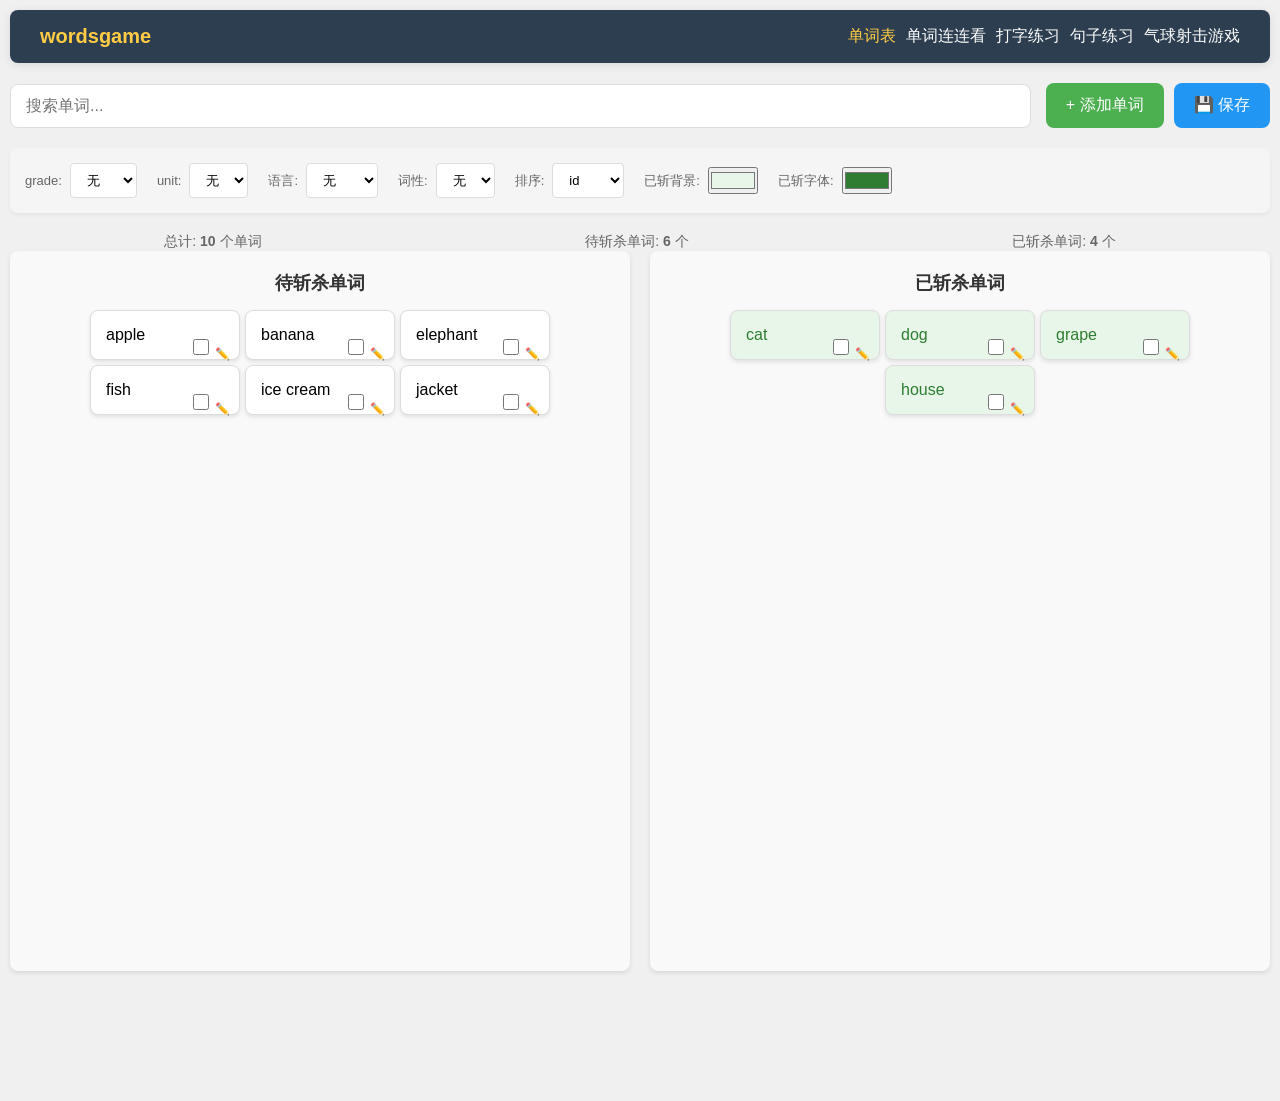
<file: index.html>
<!DOCTYPE html>
<html lang="zh-CN">
<head>
    <meta charset="UTF-8">
    <meta name="viewport" content="width=device-width, initial-scale=1.0">
    <title>单词表</title>
    <link rel="stylesheet" href="css/style.css">
</head>
<body>
    <div class="container">
        <div class="nav">
            <div class="tab-logo">
                <a href="index.html" class="tab active">wordsgame</a>
            </div>
            <div class="tab-container">
                <a href="index.html" class="tab active">单词表</a>
                <a href="wordgame.html" class="tab">单词连连看</a>
                <a href="typing.html" class="tab">打字练习</a>
                <a href="sentence.html" class="tab">句子练习</a>
                <a href="balloongame.html" class="tab">气球射击游戏</a>
            </div>
        </div>
        
        
        <div class="controls">
            <div class="search-box">
                <input type="text" id="searchInput" placeholder="搜索单词..." onkeyup="searchWords()">
            </div>
            <div class="action-buttons">
                <button class="add-btn" onclick="showAddModal()">+ 添加单词</button>
                <button class="save-btn" onclick="saveChanges()">💾 保存</button>
            </div>
        </div>
        
        <div class="filter-controls">
            <div class="filter-group">
                <label for="gradeFilter">grade:</label>
                <select id="gradeFilter" onchange="applyFilters()">
                    <option value="">无</option>
                    <option value="7上">7上</option>
                    <option value="7下">7下</option>
                    <option value="8上">8上</option>
                    <option value="8下">8下</option>
                    <option value="9上">9上</option>
                    <option value="9下">9下</option>
                </select>
            </div>
            <div class="filter-group">
                <label for="unitFilter">unit:</label>
                <select id="unitFilter" onchange="applyFilters()">
                    <option value="">无</option>
                    <option value="1">1</option>
                    <option value="2">2</option>
                    <option value="3">3</option>
                    <option value="4">4</option>
                    <option value="5">5</option>
                    <option value="6">6</option>
                    <option value="7">7</option>
                    <option value="8">8</option>
                </select>
            </div>
            <div class="filter-group">
                <label for="languageFilter">语言:</label>
                <select id="languageFilter" onchange="applyFilters()">
                    <option value="">无</option>
                    <option value="english">英文</option>
                    <option value="meaning">释义</option>
                </select>
            </div>
            <div class="filter-group">
                <label for="posFilter">词性:</label>
                <select id="posFilter" onchange="applyFilters()">
                    <option value="">无</option>
                    <option value="n.">n.</option>
                    <option value="v.">v.</option>
                    <option value="adj.">adj.</option>
                    <option value="adv.">adv.</option>
                    <option value="prep.">prep.</option>
                    <option value="conj.">conj.</option>
                    <option value="pron.">pron.</option>
                    <option value="interj.">interj.</option>
                </select>
            </div>
            <div class="filter-group">
                <label for="sortFilter">排序:</label>
                <select id="sortFilter" onchange="applyFilters()">
                    <option value="id" selected>id</option>
                    <option value="random">随机</option>
                    <option value="az">a-z</option>
                </select>
            </div>
            <div class="filter-group">
                <label for="killBgColor">已斩背景:</label>
                <input type="color" id="killBgColor" value="#e8f5e9" onchange="updateKillWordStyle()">
            </div>
            <div class="filter-group">
                <label for="killTextColor">已斩字体:</label>
                <input type="color" id="killTextColor" value="#2e7d32" onchange="updateKillWordStyle()">
            </div>
        </div>
        
        <div class="stats">
            <span>总计: <strong id="totalWords">0</strong> 个单词</span>
            <span>待斩杀单词: <strong id="normalWords">0</strong> 个</span>
            <span>已斩杀单词: <strong id="killWords">0</strong> 个</span>
        </div>
        
        <div class="word-container">
            <div class="word-section">
                <h2>待斩杀单词</h2>
                <div class="word-list" id="normalWordContainer">
                    <div class="loading">加载中...</div>
                </div>
            </div>
            <div class="word-section">
                <h2>已斩杀单词</h2>
                <div class="word-list" id="killWordContainer">
                    <div class="loading">加载中...</div>
                </div>
            </div>
        </div>
    </div>
    
    <div id="modal" class="modal">
        <div class="modal-content">
            <span class="close" onclick="closeModal()">&times;</span>
            <h2 id="modalTitle">添加单词</h2>
            <div class="form-group">
                <label for="wordInput">英文单词:</label>
                <input type="text" id="wordInput" placeholder="输入英文单词">
            </div>
            <div class="form-row">
                <div class="form-group">
                    <label for="gradeInput">grade:</label>
                    <select id="gradeInput">
                        <option value="7上" selected>7上</option>
                        <option value="7下">7下</option>
                        <option value="8上">8上</option>
                        <option value="8下">8下</option>
                        <option value="9上">9上</option>
                        <option value="9下">9下</option>
                    </select>
                </div>
                <div class="form-group">
                    <label for="unitInput">unit:</label>
                    <select id="unitInput">
                        <option value="1" selected>1</option>
                        <option value="2">2</option>
                        <option value="3">3</option>
                        <option value="4">4</option>
                        <option value="5">5</option>
                        <option value="6">6</option>
                        <option value="7">7</option>
                        <option value="8">8</option>
                    </select>
                </div>
                <div class="form-group">
                    <label for="posInput">词性:</label>
                    <input type="text" id="posInput" placeholder="输入词性（如n. v.）">
                </div>
            </div>
            <div class="form-row">
                <div class="form-group">
                    <label for="phoneticInput">音标:</label>
                    <input type="text" id="phoneticInput" placeholder="输入音标">
                </div>
            </div>
            <div class="form-group">
                <label for="meaningInput">释义:</label>
                <input type="text" id="meaningInput" placeholder="输入中文释义">
            </div>
            <div class="form-group">
                <label for="exampleInput">例句:</label>
                <textarea id="exampleInput" placeholder="输入例句，Shift+Enter换行" rows="3"></textarea>
            </div>
            <div class="form-group">
                <label for="relatedInput">联想词:</label>
                <input type="text" id="relatedInput" placeholder="输入联想词">
            </div>
            <div class="form-buttons">
                <button class="btn btn-cancel" onclick="closeModal()">取消</button>
                <button class="btn btn-save" onclick="saveWord()">保存</button>
            </div>
        </div>
    </div>

    <script src="js/main.js" defer></script>
    <div id="wordTooltip" class="word-tooltip">
        <div class="tooltip-content">
            <div class="tooltip-item">
                <strong>释义:</strong> <span id="tooltip-meaning"></span>
            </div>
            <div class="tooltip-item">
                <strong>词性:</strong> <span id="tooltip-pos"></span>
            </div>
            <div class="tooltip-item">
                <strong>音标:</strong> <span id="tooltip-phonetic"></span>
            </div>
            <div class="tooltip-item">
                <strong>例句:</strong> <span id="tooltip-example"></span>
            </div>
            <div class="tooltip-item">
                <strong>联想词:</strong> <span id="tooltip-related"></span>
            </div>
        </div>
    </div>
</body>
</html>
</file>
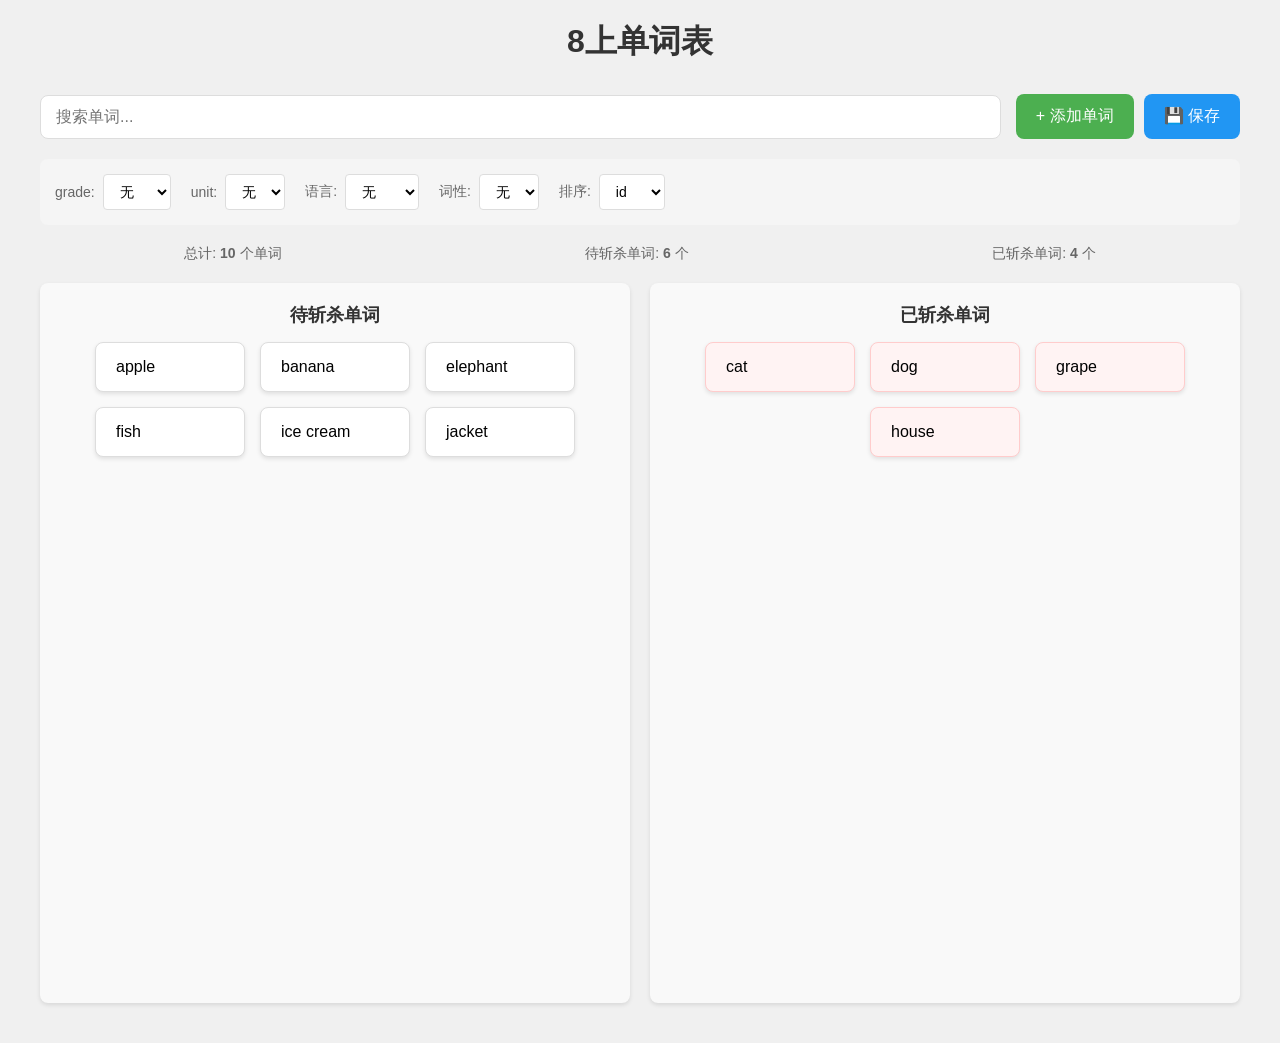
<file: test/index.html>
<!DOCTYPE html>
<html lang="zh-CN">
<head>
    <meta charset="UTF-8">
    <meta name="viewport" content="width=device-width, initial-scale=1.0">
    <title>8上单词表</title>
    <link rel="stylesheet" href="css/style.css">
</head>
<body>
    <div class="container">
        <h1>8上单词表</h1>
        
        <div class="controls">
            <div class="search-box">
                <input type="text" id="searchInput" placeholder="搜索单词..." onkeyup="searchWords()">
            </div>
            <div class="action-buttons">
                <button class="add-btn" onclick="showAddModal()">+ 添加单词</button>
                <button class="save-btn" onclick="saveChanges()">💾 保存</button>
            </div>
        </div>
        
        <div class="filter-controls">
            <div class="filter-group">
                <label for="gradeFilter">grade:</label>
                <select id="gradeFilter" onchange="applyFilters()">
                    <option value="">无</option>
                    <option value="7上">7上</option>
                    <option value="7下">7下</option>
                    <option value="8上">8上</option>
                    <option value="8下">8下</option>
                    <option value="9上">9上</option>
                    <option value="9下">9下</option>
                </select>
            </div>
            <div class="filter-group">
                <label for="unitFilter">unit:</label>
                <select id="unitFilter" onchange="applyFilters()">
                    <option value="">无</option>
                    <option value="1">1</option>
                    <option value="2">2</option>
                    <option value="3">3</option>
                    <option value="4">4</option>
                    <option value="5">5</option>
                    <option value="6">6</option>
                    <option value="7">7</option>
                    <option value="8">8</option>
                </select>
            </div>
            <div class="filter-group">
                <label for="languageFilter">语言:</label>
                <select id="languageFilter" onchange="applyFilters()">
                    <option value="">无</option>
                    <option value="english">英文</option>
                    <option value="meaning">释义</option>
                </select>
            </div>
            <div class="filter-group">
                <label for="posFilter">词性:</label>
                <select id="posFilter" onchange="applyFilters()">
                    <option value="">无</option>
                </select>
            </div>
            <div class="filter-group">
                <label for="sortFilter">排序:</label>
                <select id="sortFilter" onchange="applyFilters()">
                    <option value="id">id</option>
                    <option value="az">a-z</option>
                </select>
            </div>
        </div>
        
        <div class="stats">
            <span>总计: <strong id="totalWords">0</strong> 个单词</span>
            <span>待斩杀单词: <strong id="normalWords">0</strong> 个</span>
            <span>已斩杀单词: <strong id="killWords">0</strong> 个</span>
        </div>
        
        <div class="word-container">
            <div class="word-section">
                <h2>待斩杀单词</h2>
                <div class="word-list" id="normalWordContainer">
                    <div class="loading">加载中...</div>
                </div>
            </div>
            <div class="word-section">
                <h2>已斩杀单词</h2>
                <div class="word-list" id="killWordContainer">
                    <div class="loading">加载中...</div>
                </div>
            </div>
        </div>
    </div>
    
    <div id="modal" class="modal">
        <div class="modal-content">
            <span class="close" onclick="closeModal()">&times;</span>
            <h2 id="modalTitle">添加单词</h2>
            <div class="form-group">
                <label for="wordInput">英文单词:</label>
                <input type="text" id="wordInput" placeholder="输入英文单词">
            </div>
            <div class="form-buttons">
                <button class="btn btn-cancel" onclick="closeModal()">取消</button>
                <button class="btn btn-save" onclick="saveWord()">保存</button>
            </div>
        </div>
    </div>

    <script src="js/main.js"></script>
    <div id="wordTooltip" class="word-tooltip">
        <div class="tooltip-content">
            <div class="tooltip-item">
                <strong>释义:</strong> <span id="tooltip-meaning"></span>
            </div>
            <div class="tooltip-item">
                <strong>词性:</strong> <span id="tooltip-pos"></span>
            </div>
            <div class="tooltip-item">
                <strong>音标:</strong> <span id="tooltip-phonetic"></span>
            </div>
            <div class="tooltip-item">
                <strong>例句:</strong> <span id="tooltip-example"></span>
            </div>
            <div class="tooltip-item">
                <strong>联想词:</strong> <span id="tooltip-related"></span>
            </div>
        </div>
    </div>
</body>
</html>
</file>
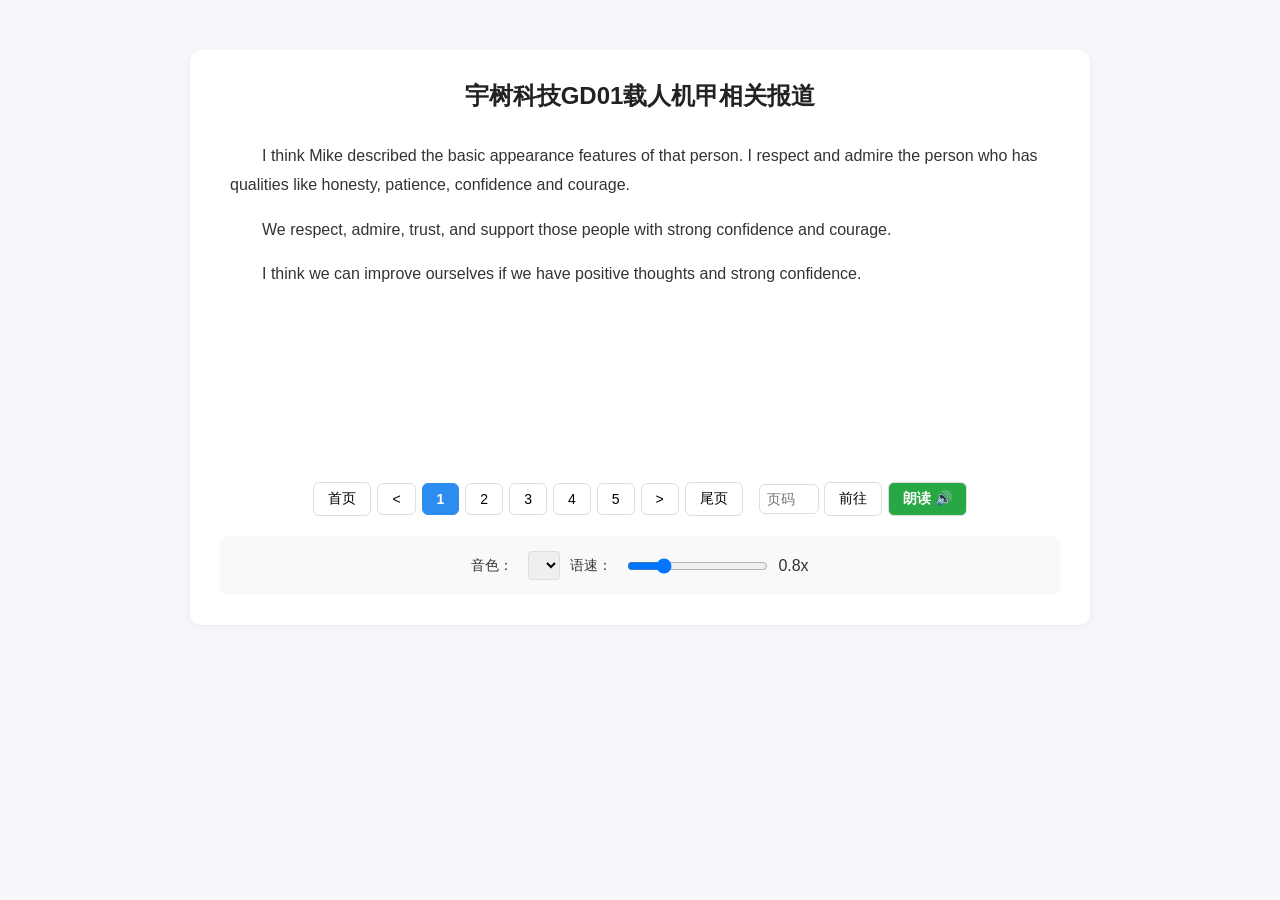
<file: test.html>
<!DOCTYPE html>
<html lang="zh-CN">
<head>
    <meta charset="UTF-8">
    <meta name="viewport" content="width=device-width, initial-scale=1.0">
    <title>文章分页朗读-单键启停+语速音色音量可调</title>
    <style>
        * {
            margin: 0;
            padding: 0;
            box-sizing: border-box;
            font-family: "Microsoft YaHei", sans-serif;
        }
        body {
            background: #f5f7fa;
            padding: 20px;
            color: #333;
        }
        .article-box {
            max-width: 900px;
            margin: 30px auto;
            background: #fff;
            padding: 30px;
            border-radius: 12px;
            box-shadow: 0 2px 10px rgba(0,0,0,0.05);
        }
        .article-title {
            font-size: 24px;
            margin-bottom: 20px;
            text-align: center;
            color: #222;
        }
        .page-content {
            font-size: 16px;
            line-height: 1.8;
            min-height: 320px;
            margin-bottom: 30px;
            padding: 10px;
            border-radius: 8px;
            transition: all 0.2s;
        }
        .page-content p {
            margin-bottom: 16px;
            text-indent: 2em;
        }
        /* .page-content.reading {
            background-color: #f0f7ff;
            border-left: 4px solid #2d8cf0;
        } */
        /* 分页容器 */
        .pagination {
            display: flex;
            justify-content: center;
            align-items: center;
            gap: 6px;
            flex-wrap: wrap;
        }
        .pagination button {
            padding: 7px 14px;
            border: 1px solid #ddd;
            background: #fff;
            border-radius: 6px;
            cursor: pointer;
            transition: 0.2s;
            font-size: 14px;
        }
        .pagination button:hover:not(:disabled) {
            background: #2d8cf0;
            color: #fff;
            border-color: #2d8cf0;
        }
        .pagination button.active {
            background: #2d8cf0;
            color: #fff;
            border-color: #2d8cf0;
            font-weight: bold;
        }
        .pagination .ellipsis {
            padding: 7px 10px;
            color: #999;
        }
        /* 跳页输入框 */
        .jump-box {
            display: flex;
            align-items: center;
            margin-left: 10px;
            gap: 5px;
        }
        .jump-box input {
            width: 60px;
            padding: 6px;
            border: 1px solid #ddd;
            border-radius: 6px;
            text-align: center;
            font-size: 14px;
        }
        /* 语音控制面板 */
        .voice-control {
            margin-top: 20px;
            padding: 15px;
            background: #f8f9fa;
            border-radius: 8px;
            display: flex;
            flex-wrap: wrap;
            gap: 10px;
            align-items: center;
            justify-content: center;
        }
        .voice-control label {
            font-size: 14px;
            margin-right: 5px;
        }
        .voice-control select, .voice-control input {
            padding: 5px;
            border-radius: 4px;
            border: 1px solid #ddd;
        }
        .read-btn {
            background-color: #28a745 !important;
            color: white !important;
            font-weight: bold;
        }
        .status {
            font-size: 14px;
            color: #666;
            margin-left: 10px;
        }
    </style>
</head>

<body>
    <div class="article-box">
        <h2 class="article-title">宇树科技GD01载人机甲相关报道</h2>
        <div id="contentContainer" class="page-content"></div>

        <!-- 分页栏 -->
        <div class="pagination" id="paginationWrap"></div>
        
        <!-- 语音控制面板 保留：音色/语速/音量 -->
        <div class="voice-control" id="voicePanel" style="display:none;">
            <label>音色：</label>
            <select id="voiceSelect"></select>
            
            <label>语速：</label>
            <input type="range" id="rateControl" min="0.5" max="2" step="0.1" value="0.8">
            <span id="rateText">0.8x</span>

        </div>
    </div>

<!-- 引入朗读模块 -->
<script src="js/read_sentence.js"></script>
<script>
    // 文章原文
    const article = `I think Mike described the basic appearance features of that person.
    
I respect and admire the person who has qualities like honesty, patience, confidence and courage.

We respect, admire, trust, and support those people with strong confidence and courage.

I think we can improve ourselves if we have positive thoughts and strong confidence.

I did some personal surveys on these patients yesterday; however, I didn't survey all of them.

宇树早期投资人赵楠在接受第一财经记者独家采访时表示：宇树一直在围绕它的科技树路线图做探索。机甲机器人的核心是通过一个容易破圈的场景向全世界表达了宇树在传感器、控制器和工程能力这些机器人核心技术上的优越性。与其它公司不同，宇树的产品本身的破圈性就是营销的引擎。

宇树科技称，GD01是全球首款量产版载人机甲，可以变形，为民用交通工具，体重约500千克(载人后)。

另据澎湃新闻，GD01采用高强度合金材料与精密伺服驱动系统，兼具坚固性与灵活性，可像人形机器人一样直立行走，上方设有载人舱位，人类可坐在内部操控椅上。

实测视频显示，GD01一拳就能将砖墙锤倒。除了直立行走外，GD01还支持变形，机器人往后下压就可变身为四足状态，预计未来能够在文旅展示、特种作业、私人高端出行等领域落地应用。

宇树科技今年持续发布新产品。4月30日，宇树科技微信公众号发布一款用于快速部署的双臂人形机器人产品，售价仅2.69万元起。据了解，该价格突破了行业普遍为十几万元至几十万元的双臂人形机器人售价。

宇树早期投资人赵楠在接受第一财经记者独家采访时表示：宇树一直在围绕它的科技树路线图做探索。机甲机器人的核心是通过一个容易破圈的场景向全世界表达了宇树在传感器、控制器和工程能力这些机器人核心技术上的优越性。与其它公司不同，宇树的产品本身的破圈性就是营销的引擎。

宇树科技称，GD01是全球首款量产版载人机甲，可以变形，为民用交通工具，体重约500千克(载人后)。

关于390万元的售价及量产问题，宇树科技市场推广负责人黄嘉玮表示，这只是初步参考价格。“后续真正量产时，最终版本还会根据性能优化情况进行调整。”他坦言目前价格确实比较贵，并确认该机甲属于特殊型号，虽然具备大批量生产能力，但现阶段刚发布，功能优化和降低成本仍需要时间。

据了解，该价格突破了行业普遍为十几万元至几十万元的双臂人形机器人售价。`;

    // 配置项
    const perPageNum = 3;
    let currentPage = 1;
    let totalPage = 1;
    let paragraphList = [];

    // 创建朗读实例
    const reader = new ReadSentence({
        onStateChange: () => {
            renderPagination();
        },
        onEnd: () => {
            renderPagination();
        },
        onError: () => {
            renderPagination();
        }
    });

    // 初始化文章
    function initArticle() {
        paragraphList = article.split('\n\n').filter(item => item.trim() !== '');
        totalPage = Math.ceil(paragraphList.length / perPageNum);
        renderPage();
        renderPagination();
        // 初始化语音控制面板
        reader.initVoiceControls('voiceSelect', 'rateControl', 'rateText');
        
        // 语速和音色变化时重新朗读
        document.getElementById('rateControl').addEventListener('input', () => {
            if (reader.getState() === 'playing' || reader.getState() === 'paused') {
                restartReading();
            }
        });
        
        document.getElementById('voiceSelect').addEventListener('change', () => {
            if (reader.getState() === 'playing' || reader.getState() === 'paused') {
                restartReading();
            }
        });
    }

    // 重新开始朗读（使用新配置）
    function restartReading() {
        const container = document.getElementById('contentContainer');
        reader.stop();
        setTimeout(() => {
            reader.speakFromContainer(container);
        }, 50);
    }

    // 渲染当前页内容
    function renderPage() {
        // 翻页强制停止朗读
        reader.stop();
        const start = (currentPage - 1) * perPageNum;
        const end = start + perPageNum;
        const currList = paragraphList.slice(start, end);
        let html = '';
        currList.forEach(p => {
            html += `<p>${p.trim()}</p>`;
        });
        document.getElementById('contentContainer').innerHTML = html;
    }

    // 渲染分页 + 单个朗读切换按钮
    function renderPagination() {
        let html = '';
        html += `<button onclick="goFirst()">首页</button>`;
        html += `<button onclick="goPrev()">\<</button>`;

        if (totalPage <= 5) {
            for (let i = 1; i <= totalPage; i++) {
                html += `<button onclick="goPage(${i})" class="${i === currentPage ? 'active' : ''}">${i}</button>`;
            }
        } else {
            if (currentPage <= 3) {
                for (let i = 1; i <= 3; i++) {
                    html += `<button onclick="goPage(${i})" class="${i === currentPage ? 'active' : ''}">${i}</button>`;
                }
                html += `<span class="ellipsis">...</span>`;
                html += `<button onclick="goPage(${totalPage})">${totalPage}</button>`;
            } else if (currentPage >= totalPage - 2) {
                html += `<button onclick="goPage(1)">1</button>`;
                html += `<span class="ellipsis">...</span>`;
                for (let i = totalPage - 2; i <= totalPage; i++) {
                    html += `<button onclick="goPage(${i})" class="${i === currentPage ? 'active' : ''}">${i}</button>`;
                }
            } else {
                html += `<button onclick="goPage(1)">1</button>`;
                html += `<span class="ellipsis">...</span>`;
                for (let i = currentPage - 1; i <= currentPage + 1; i++) {
                    html += `<button onclick="goPage(${i})" class="${i === currentPage ? 'active' : ''}">${i}</button>`;
                }
                html += `<span class="ellipsis">...</span>`;
                html += `<button onclick="goPage(${totalPage})">${totalPage}</button>`;
            }
        }

        html += `<button onclick="goNext()">\></button>`;
        html += `<button onclick="goLast()">尾页</button>`;

        html += `
            <div class="jump-box">
                <input type="number" id="pageInput" placeholder="页码" min="1" max="${totalPage}">
                <button onclick="jumpToPage()">前往</button>
            </div>
        `;
        // 单按钮：自动切换 朗读/暂停
        html += `<button class="read-btn" onclick="toggleRead()">${reader.getButtonText()}</button>`;

        document.getElementById('paginationWrap').innerHTML = html;
    }

    // 分页函数
    function goPage(num) {
        if (num < 1 || num > totalPage) return;
        currentPage = num;
        renderPage();
        renderPagination();
    }
    function goFirst() { goPage(1); }
    function goLast() { goPage(totalPage); }
    function goPrev() { goPage(currentPage - 1); }
    function goNext() { goPage(currentPage + 1); }
    function jumpToPage() {
        let val = parseInt(document.getElementById('pageInput').value);
        if (!isNaN(val)) goPage(val);
    }

    // 回车跳转
    document.addEventListener('keyup', e => {
        if (e.key === 'Enter') jumpToPage();
    });

    // 单按钮 朗读/暂停/继续 切换核心
    function toggleRead() {
        const container = document.getElementById('contentContainer');
        reader.toggle(container);
    }

    // 页面加载初始化
    window.addEventListener('load', () => {
        reader.loadVoices();
        setTimeout(initArticle, 100);
    });
</script>
</body>
</html>
</file>
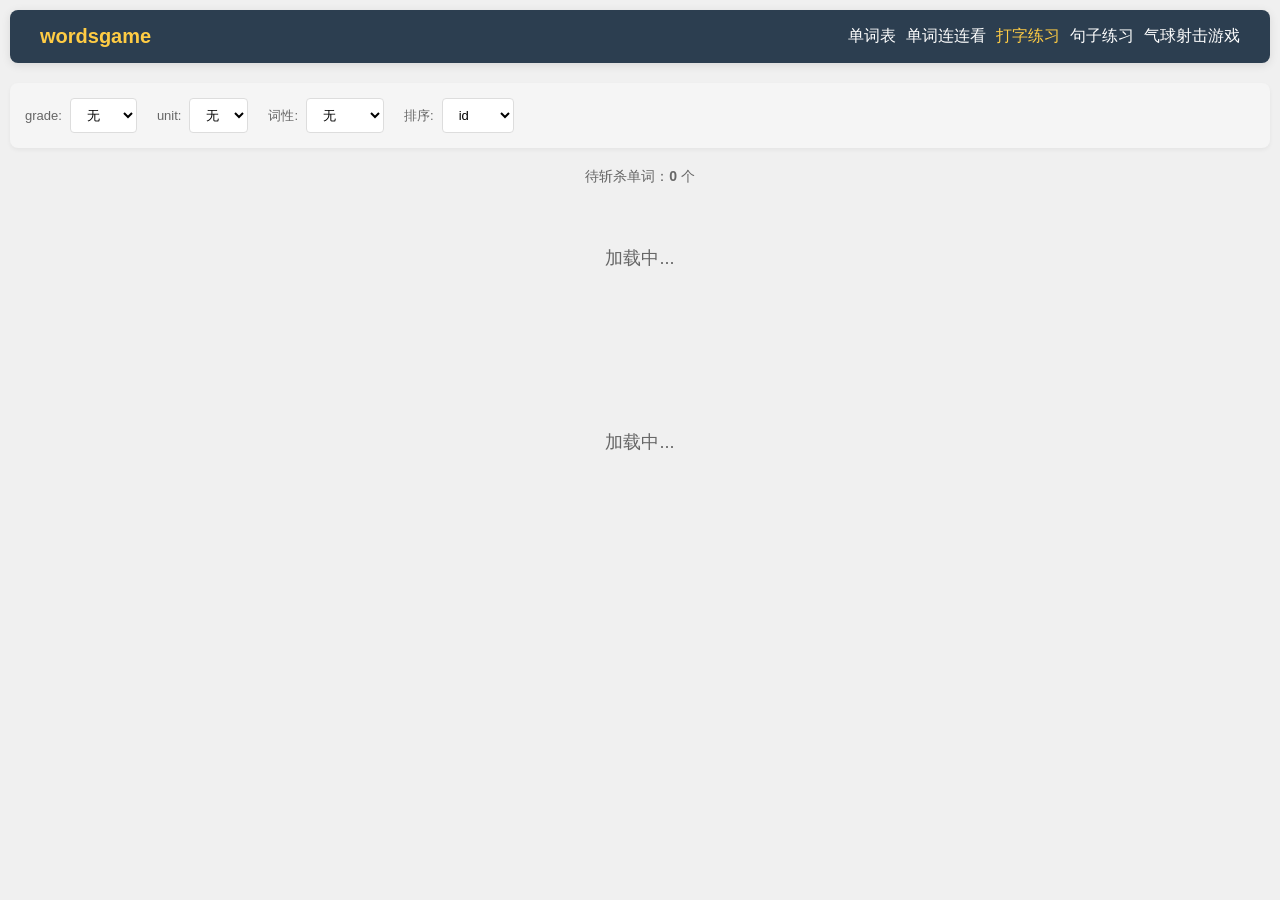
<file: typing.html>
<!DOCTYPE html>
<html lang="zh-CN">
<head>
    <meta charset="UTF-8">
    <meta name="viewport" content="width=device-width, initial-scale=1.0">
    <title>打字练习</title>
    <link rel="stylesheet" href="css/style.css">
</head>
<body>
    <div class="container">
        <div class="nav">
            <div class="tab-logo">
                <a href="index.html" class="tab active">wordsgame</a>
            </div>
            <div class="tab-container">
                <a href="index.html" class="tab">单词表</a>
                <a href="wordgame.html" class="tab">单词连连看</a>
                <a href="typing.html" class="tab active">打字练习</a>
                <a href="sentence.html" class="tab">句子练习</a>
                <a href="balloongame.html" class="tab">气球射击游戏</a>
            </div>
        </div>

        
        <div class="filter-controls">
            <div class="filter-group">
                <label for="gradeFilter">grade:</label>
                <select id="gradeFilter" onchange="applyFilters()">
                    <option value="">无</option>
                    <option value="7上">7上</option>
                    <option value="7下">7下</option>
                    <option value="8上">8上</option>
                    <option value="8下">8下</option>
                    <option value="9上">9上</option>
                    <option value="9下">9下</option>
                </select>
            </div>
            <div class="filter-group">
                <label for="unitFilter">unit:</label>
                <select id="unitFilter" onchange="applyFilters()">
                    <option value="">无</option>
                    <option value="1">1</option>
                    <option value="2">2</option>
                    <option value="3">3</option>
                    <option value="4">4</option>
                    <option value="5">5</option>
                    <option value="6">6</option>
                    <option value="7">7</option>
                    <option value="8">8</option>
                </select>
            </div>
            <div class="filter-group">
                <label for="posFilter">词性:</label>
                <select id="posFilter" onchange="applyFilters()">
                    <option value="">无</option>
                    <option value="n.">n.</option>
                    <option value="v.">v.</option>
                    <option value="adj.">adj.</option>
                    <option value="adv.">adv.</option>
                    <option value="prep.">prep.</option>
                    <option value="conj.">conj.</option>
                    <option value="pron.">pron.</option>
                    <option value="interj.">interj.</option>
                </select>
            </div>
            <div class="filter-group">
                <label for="sortFilter">排序:</label>
                <select id="sortFilter" onchange="applyFilters()">
                    <option value="id" selected>id</option>
                    <option value="random">随机</option>
                    <option value="az">a-z</option>
                </select>
            </div>
            
        </div>
        
        <div class="stats">
            <span>待斩杀单词：<strong id="normalWords">0</strong> 个</span>
        </div>
        
        <div class="word-meaning-container" id="meaningContainer">
            <div class="loading">加载中...</div>
        </div>
        
        <div class="sentence-container" id="sentenceContainer">
            <div class="loading">加载中...</div>
        </div>
    </div>
    

    <script src="js/game2.js" defer></script>

</body>
</html>
</file>
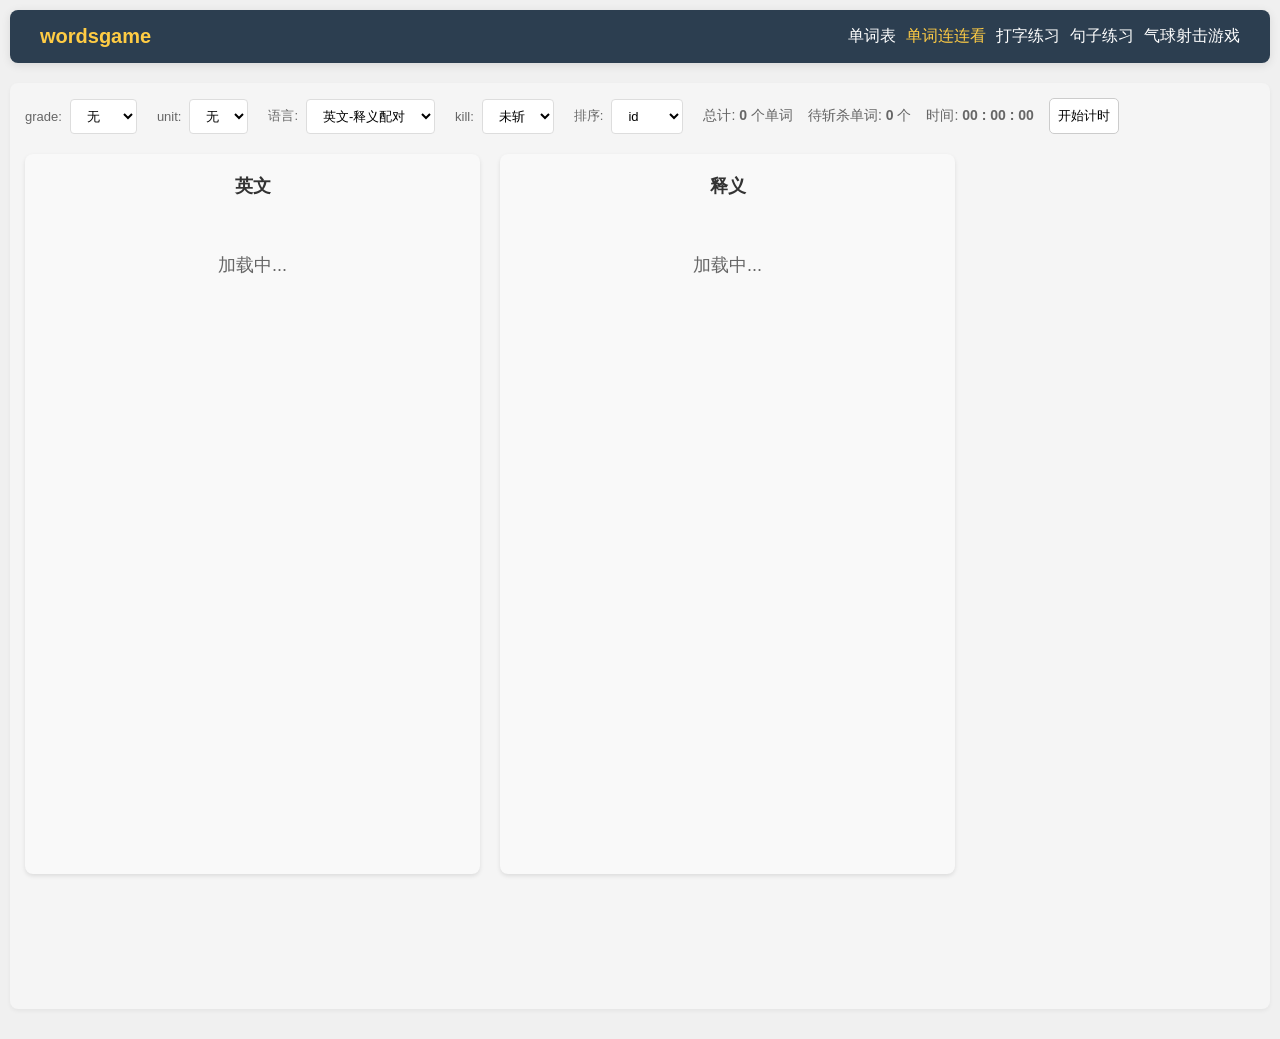
<file: wordgame.html>
<!DOCTYPE html>
<html lang="zh-CN">
<head>
    <meta charset="UTF-8">
    <meta name="viewport" content="width=device-width, initial-scale=1.0">
    <title>单词连连看</title>
    <link rel="stylesheet" href="css/style.css">
</head>
<body>
    <div class="container">
        <div class="nav">
            <div class="tab-logo">
                <a href="index.html" class="tab active">wordsgame</a>
            </div>
            <div class="tab-container">
                <a href="index.html" class="tab">单词表</a>
                <a href="wordgame.html" class="tab active">单词连连看</a>
                <a href="typing.html" class="tab">打字练习</a>
                <a href="sentence.html" class="tab">句子练习</a>
                <a href="balloongame.html" class="tab">气球射击游戏</a>
            </div>
        </div>

        
        <div class="filter-controls">
            <div class="filter-group">
                <label for="gradeFilter">grade:</label>
                <select id="gradeFilter" onchange="applyFilters()">
                    <option value="">无</option>
                    <option value="7上">7上</option>
                    <option value="7下">7下</option>
                    <option value="8上">8上</option>
                    <option value="8下">8下</option>
                    <option value="9上">9上</option>
                    <option value="9下">9下</option>
                </select>
            </div>
            <div class="filter-group">
                <label for="unitFilter">unit:</label>
                <select id="unitFilter" onchange="applyFilters()">
                    <option value="">无</option>
                    <option value="1">1</option>
                    <option value="2">2</option>
                    <option value="3">3</option>
                    <option value="4">4</option>
                    <option value="5">5</option>
                    <option value="6">6</option>
                    <option value="7">7</option>
                    <option value="8">8</option>
                </select>
            </div>
            <div class="filter-group">
                <label for="languageFilter">语言:</label>
                <select id="languageFilter" onchange="applyFilters()">
                    <option value="english" selected>英文-释义配对</option>
                    <option value="meaning">释义-英文配对</option>
                </select>
            </div>
            <div class="filter-group">
                <label for="posFilter">kill:</label>
                <select id="posFilter" onchange="applyFilters()">
                    <option value="unkilled" selected>未斩</option>
                    <option value="killed">已斩</option>
                    <option value="all">全部</option>
                </select>
            </div>
            <div class="filter-group">
                <label for="sortFilter">排序:</label>
                <select id="sortFilter" onchange="applyFilters()">
                    <option value="id" selected>id</option>
                    <option value="random">随机</option>
                    <option value="az">a-z</option>
                </select>
            </div>
        
        <div class="stats">
            <span>总计: <strong id="totalWords">0</strong> 个单词</span>
            <span>待斩杀单词: <strong id="normalWords">0</strong> 个</span>
            <span>时间: <strong>00 : 00 : 00</strong></span>
            <button>开始计时</button>
        </div>
        
        <div class="word-container">
            <div class="word-section">
                <h2>英文</h2>
                <div class="word-list" id="normalWordContainer">
                    <div class="loading">加载中...</div>
                </div>
            </div>
            <div class="word-section">
                <h2>释义</h2>
                <div class="word-list" id="killWordContainer">
                    <div class="loading">加载中...</div>
                </div>
            </div>
        </div>
    </div>
    

    <script src="js/game1.js" defer></script>

</body>
</html>
</file>
<file: css/style.css>
* {
    margin: 0;
    padding: 0;
    box-sizing: border-box;
}

body {
    font-family: Arial, sans-serif;
    background-color: #f0f0f0;
    padding: 10px;
}

.container {
    max-width: 1400px;
    margin: 0 auto;
}

/* 导航栏样式 */
.nav {
    display: flex;
    justify-content: space-between;
    align-items: center;
    background-color: #2c3e50;
    padding: 15px 30px;
    border-radius: 8px;
    margin-bottom: 20px;
    box-shadow: 0 2px 10px rgba(0, 0, 0, 0.1);
}

.tab-logo .tab {
    font-size: 20px;
    font-weight: bold;
    color: #fff;
    text-decoration: none;
}


.tab-container {
    display: flex;
    gap: 10px;
}

.tab {
    color: #fff;
    font-size: 16px;
    text-decoration: none;
}

.tab.active {
    color: #ffcc44; 
}

/* 筛选控件样式 */
.filter-controls {
    display: flex;
    flex-wrap: wrap;
    gap: 15px;
    align-items: center;
    padding: 15px;
    background: #fff;
    border-radius: 8px;
    margin-bottom: 20px;
    box-shadow: 0 2px 4px rgba(0,0,0,0.05);
}

.filter-group {
    display: flex;
    align-items: center;
    gap: 5px;
}

.filter-group label {
    font-size: 12px;
    font-weight: 500;
    color: #333;
}



/* 语音控制面板样式 */
.voice-control-wrapper {
    margin-left: auto;
}

.voice-control {
    display: flex;
    flex-wrap: wrap;
    gap: 10px;
    align-items: center;
    font-size: 12px;
}

.voice-control label {
    font-size: 12px;
    margin-right: 5px;
    color: #555;
}

.voice-control select, .voice-control input {
    padding: 4px 8px;
    border-radius: 4px;
    border: 1px solid #ddd;
    font-size: 12px;
}

.voice-control input[type="range"] {
    width: 100px;
}

.read-btn:hover {
    background-color: #218838 !important;
}

.voice-control-container {
    display: flex;
    justify-content: center;
    margin-top: 15px;
}

.tab:hover {
    color: rgb(255, 212, 119);
}

h1 {
    text-align: center;
    margin-bottom: 30px;
    color: #333;
}

/* 单词释义容器 */
.word-meaning-container {
    text-align: center;
    margin-bottom: 40px;
    padding: 20px;
}

.word-meaning {
    display: inline-block;
    background-color: #fff;
    padding: 15px 30px;
    border-radius: 8px;
    box-shadow: 0 2px 10px rgba(0, 0, 0, 0.1);
    font-size: 18px;
    color: #333;
    cursor: pointer;
    transition: all 0.3s ease;
}

.word-meaning:hover {
    box-shadow: 0 4px 20px rgba(0, 0, 0, 0.15);
}

/* 例句容器 */
.sentence-container {
    text-align: center;
    padding: 20px;
}

.sentence {
    font-size: 32px;
    color: #333;
    line-height: 1.6;
}

/* 填空输入框 */
.blank {
    display: inline-block;
    width: 160px;
    height: 60px;
    margin: 0 10px;
    padding: 0 10px;
    border: 2px solid #ddd;
    border-radius: 8px;
    font-size: 24px;
    text-align: center;
    outline: none;
    transition: all 0.3s ease;
}

.blank:focus {
    border-color: #2196F3;
}

.blank.correct {
    border-color: #4CAF50;
    background-color: #c8e6c9;
    color: #2e7d32;
}

/* 单词浮动框样式 */
.word-tooltip {
    position: fixed;
    z-index: 10000;
    background-color: white;
    border: 1px solid #ddd;
    border-radius: 8px;
    padding: 15px;
    box-shadow: 0 4px 20px rgba(0,0,0,0.2);
    display: none;
    max-width: 360px;
    font-size: 16px;
}

.word-tooltip .tooltip-content {
    display: flex;
    flex-direction: column;
    gap: 8px;
}

.word-tooltip .tooltip-item {
    display: flex;
    gap: 5px;
}

.word-tooltip .tooltip-item strong {
    color: #333;
    min-width: 50px;
}

.word-tooltip .tooltip-item span {
    color: #666;
    flex: 1;
    white-space: pre-wrap;
    word-wrap: break-word;
    align-content: end;
}

.controls {
    display: flex;
    justify-content: space-between;
    align-items: center;
    margin-bottom: 20px;
    gap: 15px;
    flex-wrap: wrap;
}

.action-buttons {
    display: flex;
    gap: 10px;
}

.save-btn {
    padding: 12px 20px;
    background-color: #2196F3;
    color: white;
    border: none;
    border-radius: 8px;
    cursor: pointer;
    font-size: 16px;
    font-weight: 500;
    transition: background-color 0.3s;
}

.save-btn:hover {
    background-color: #0b7dda;
}

.search-box {
    flex: 1;
}

.search-box input {
    width: 100%;
    padding: 12px 15px;
    border: 1px solid #ddd;
    border-radius: 8px;
    font-size: 16px;
    transition: border-color 0.3s;
}

.search-box input:focus {
    outline: none;
    border-color: #4CAF50;
}

.add-btn {
    padding: 12px 20px;
    background-color: #4CAF50;
    color: white;
    border: none;
    border-radius: 8px;
    cursor: pointer;
    font-size: 16px;
    font-weight: 500;
    transition: background-color 0.3s;
}

.add-btn:hover {
    background-color: #45a049;
}

.filter-controls {
    display: flex;
    gap: 20px;
    margin-bottom: 20px;
    padding: 15px;
    background-color: #f5f5f5;
    border-radius: 8px;
    flex-wrap: wrap;
}

.filter-group {
    display: flex;
    align-items: center;
    gap: 8px;
}
.filter-group p {
    font-size: 12px;
    color: #666;
}

.filter-group label {
    font-size: 13px;
    color: #666;
    white-space: nowrap;
}

/* 统一的筛选控件样式 */
.filter-group select {
    padding: 8px 12px;
    border: 1px solid #ddd;
    border-radius: 4px;
    font-size: 13px;
    background-color: white;
    cursor: pointer;
    transition: border-color 0.2s ease;
}

.filter-group select:focus {
    outline: none;
    border-color: #4CAF50;
    box-shadow: 0 0 0 2px rgba(76, 175, 80, 0.2);
}

/* 语音控制面板中的下拉菜单调整 */
.voice-control select {
    padding: 4px 8px !important;
    font-size: 12px !important;
}

/* 文章区域样式 */
.article-section {
    display: flex;
    flex-direction: column;
    height: 100%;
    min-height: 500px;
}

.two-section-updown {
    flex: 1;
    display: flex;
    flex-direction: column;
    overflow: hidden;
}

.two-section-updown h2 {
    margin-bottom: 15px;
    flex-shrink: 0;
}

.two-section-updown .word-list {
    flex: 1;
    overflow-y: auto;
    padding: 10px;
    margin-bottom: 10px;
}

/* 分页样式 */
.pagination {
    display: flex;
    justify-content: center;
    align-items: center;
    gap: 2px;
    padding: 6px 10px;
    background: #f8f9fa;
    border-radius: 4px;
    border: 1px solid #dee2e6;
    position: sticky;
    bottom: 0;
    z-index: 10;
    flex-wrap: wrap;
    margin-top: auto;
    font-size: 13px;
}

.pagination button {
    padding: 4px 8px;
    border: 1px solid #dee2e6;
    background: #ffffff;
    border-radius: 4px;
    cursor: pointer;
    font-size: 12px;
    transition: all 0.2s ease;
    min-width: 26px;
    text-align: center;
}

.pagination button:hover:not(:disabled) {
    background: #007bff;
    color: white;
    border-color: #007bff;
}

.pagination button.active {
    background: #007bff;
    color: white;
    border-color: #007bff;
    font-weight: bold;
}

.pagination button:disabled {
    opacity: 0.5;
    cursor: not-allowed;
    background: #e9ecef;
}

.pagination .ellipsis {
    font-size: 12px;
    color: #6c757d;
    padding: 0 4px;
}

/* 跳页框样式 */
.jump-box {
    display: flex;
    align-items: center;
    gap: 2px;
    margin-left: 6px;
}

.jump-box input {
    width: 45px;
    padding: 3px 5px;
    border: 1px solid #dee2e6;
    border-radius: 4px;
    font-size: 12px;
    text-align: center;
}

.jump-box button {
    padding: 3px 6px;
    border: 1px solid #dee2e6;
    background: #ffffff;
    border-radius: 4px;
    cursor: pointer;
    font-size: 12px;
    transition: all 0.2s ease;
}

.jump-box button:hover {
    background: #007bff;
    color: white;
    border-color: #007bff;
}

/* 朗读按钮样式 */
.read-btn {
    background-color: #28a745 !important;
    color: white !important;
    padding: 6px 18px;
    border-radius: 6px;
    cursor: pointer;
    margin-left: 6px;
    font-size: 14px;
    white-space: nowrap;
    border: none;

}

.read-btn:hover {
    background-color: #218838 !important;
}

/* 文章列表分页 - 固定在底部 */
#articleListPagination {
    z-index: 100;
    box-shadow: 0 -1px 4px rgba(0,0,0,0.1);
}

/* 文章内容分页 - 固定在内容区域底部 */
#articlePagination {
    margin-top: 8px;
    position: sticky;
    bottom: 0;
    z-index: 10;
}

.pagination-btn {
    padding: 6px 12px;
    border: 1px solid #ddd;
    background: #fff;
    border-radius: 4px;
    cursor: pointer;
    font-size: 14px;
    transition: all 0.2s ease;
}

.pagination-btn:hover:not(:disabled) {
    background: #4CAF50;
    color: white;
    border-color: #4CAF50;
}

.pagination-btn.active {
    background: #4CAF50;
    color: white;
    border-color: #4CAF50;
    font-weight: bold;
}

.pagination-btn:disabled {
    opacity: 0.5;
    cursor: not-allowed;
}

.pagination-ellipsis {
    font-size: 14px;
    color: #666;
    padding: 0 4px;
}

.stats {
    display: flex;
    justify-content: space-around;
    align-content: center;
    color: #666;
    font-size: 14px;
    flex-wrap: wrap;
    gap: 15px;
    align-items: center;
}

.stats button {
    padding: 8px;
    border: 1px solid #ccc;
    border-radius: 5px;
    background-color: white;
    cursor: pointer;
    transition: background-color 0.3s;
}

.stats button:hover {
    background-color: #f5f5f5; 
}


.word-container {
    display: flex;
    gap: 20px;
    margin-bottom: 120px;
}

.word-section {
    flex: 1;
    min-width: 455px;
    background-color: #f9f9f9;
    border-radius: 8px;
    padding: 20px;
    box-shadow: 0 2px 4px rgba(0,0,0,0.1);
    min-height: 80vh;
}

#killWordContainer {
    /* height: 30px; */
}

.word-section h2 {
    text-align: center;
    margin-bottom: 15px;
    color: #333;
    font-size: 18px;
}

.word-list {
    display: flex;
    flex-wrap: wrap;
    gap: 5px;
    justify-content: center;
}

.word-card.kill-word {
    background-color: #dfabab;
    border: 1px solid #ddd;
}

.word-card.kill-word:hover {
    box-shadow: 0 4px 8px rgba(255, 100, 100, 0.2);
}

.word-card.checked-word {
    background-color: #f8d822;
}

.word-card {
    background-color: white;
    border: 1px solid #ddd;
    border-radius: 8px;
    padding: 15px 15px;
    box-shadow: 0 2px 4px rgba(0,0,0,0.1);
    font-size: 16px;
    font-weight: 500;
    transition: transform 0.2s, box-shadow 0.2s;
    display: flex;
    justify-content: space-between;
    align-items: center;
    min-width: 150px;
    cursor: pointer;
    position: relative;
}

.word-card.full-width {
    width: 100%;
    margin: 0 0 10px 0;
    height: 58px;
    display: flex;
    align-items: center;
    padding: 10px 15px;
}

.word-card.checked {
    background-color: #ffeb3b;
    border-color: #fbc02d;
}

/* 已斩杀文章的黄色背景样式 */
.killed-article {
    background-color: #fff9c4 !important;
    border-color: #ffd54f !important;
}

.killed-article:hover {
    background-color: #fff59d !important;
}


.edit-btn {
    position: absolute;
    top: 35px;
    right: 5px;
    font-size: 12px;
    cursor: pointer;
    color: #999;
    background: transparent;
    border-radius: 50%;
    padding: 2px 4px;
    transition: all 0.3s ease;
    line-height: 1;
    z-index: 10;
}

.edit-btn:hover {
    color: #4CAF50;
    transform: scale(1.1);
}

.check-box {
    position: absolute;
    top: 75%;
    right: 30px;
    transform: translateY(-50%);
    width: 16px;
    height: 16px;
    cursor: pointer;
    z-index: 10;
}

.word-card:active {
    cursor: grabbing;
}

.word-text {
    flex: 1;
    text-align: left;
}

.word-text.word-wrap {
    white-space: normal;
    word-wrap: break-word;
    max-width: 100%;
}

.word-card:hover {
    transform: translateY(-2px);
    box-shadow: 0 4px 8px rgba(0,0,0,0.15);
}

.word-text {
    flex: 1;
}

/* 可点击单词样式 */
.clickable-word {
    display: inline-block;
    padding: 2px 6px;
    cursor: pointer;
    position: relative;
    margin-bottom: 5px;
}

.clickable-word:hover {
    color: #2196F3;
}

.clickable-word:active {
    background-color: #bbdefb;
    transform: scale(0.98);
}

/* 单词激活状态 - 点击后变色 */
.clickable-word.word-active {
    color: #000000 !important;
    font-weight: bold;
}

/* 单词翻译显示样式 - 在单词正下方 */
.word-translation {
    display: block;
    color: #e24c31;
    font-size: 14px;
    position: absolute;
    top: 60%;
    left: 50%;
    transform: translateX(-50%);
    z-index: 1000;
    white-space: nowrap;
    min-width: 60px;
    text-align: center;
    font-family: Arial, Helvetica, sans-serif;
    font-weight: lighter;
}

.word-actions {
    display: flex;
    gap: 5px;
}

.action-btn {
    border: none;
    background: none;
    cursor: pointer;
    font-size: 16px;
    padding: 5px;
    border-radius: 4px;
    transition: background-color 0.2s;
}

.edit-btn {
    color: #2196F3;
}

.edit-btn:hover {
    background-color: #e3f2fd;
}

.delete-btn {
    color: #f44336;
}

.delete-btn:hover {
    background-color: #ffebee;
}

.loading {
    text-align: center;
    padding: 40px;
    color: #666;
    font-size: 18px;
}

.error {
    text-align: center;
    padding: 40px;
    color: #f44336;
    font-size: 18px;
}

.no-data {
    text-align: center;
    padding: 40px;
    color: #666;
    font-size: 18px;
    width: 100%;
}

/* 模态框样式 */
.modal {
    display: none;
    position: fixed;
    z-index: 1000;
    left: 0;
    top: 0;
    width: 100%;
    height: 100%;
    background-color: rgba(0,0,0,0.5);
}

.modal-content {
    background-color: #fefefe;
    margin: 5% auto;
    padding: 20px;
    border: 1px solid #888;
    width: 90%;
    max-width: 600px;
    max-height: 90vh;
    overflow-y: auto;
    border-radius: 12px;
    position: relative;
    font-size: 14px;
    box-shadow: 0 4px 20px rgba(0,0,0,0.2);
}

.close {
    color: #aaa;
    float: right;
    font-size: 28px;
    font-weight: bold;
    cursor: pointer;
}

.close:hover {
    color: #000;
}

.modal-content h2 {
    margin-bottom: 20px;
    color: #333;
}

.form-group {
    margin-bottom: 15px;
}

.form-group label {
    display: block;
    margin-bottom: 6px;
    color: #333;
    font-weight: 500;
    font-size: 14px;
}

.form-group input {
    width: 100%;
    padding: 10px;
    border: 1px solid #ddd;
    border-radius: 6px;
    font-size: 14px;
    transition: border-color 0.3s;
}

.form-group select {
    width: 100%;
    padding: 10px;
    border: 1px solid #ddd;
    border-radius: 6px;
    font-size: 14px;
    transition: border-color 0.3s;
}

.form-row {
    display: flex;
    gap: 15px;
    margin-bottom: 15px;
}

.form-row .form-group {
    flex: 1;
    margin-bottom: 0;
}

.form-group input:focus {
    outline: none;
    border-color: #4CAF50;
}

.form-group textarea {
    width: 100%;
    padding: 10px;
    border: 1px solid #ddd;
    border-radius: 6px;
    font-size: 14px;
    resize: vertical;
    min-height: 80px;
    transition: border-color 0.3s;
}

.form-group textarea:focus {
    outline: none;
    border-color: #4CAF50;
}

.form-buttons {
    display: flex;
    gap: 10px;
    justify-content: flex-end;
}

.btn {
    padding: 10px 20px;
    border: none;
    border-radius: 8px;
    cursor: pointer;
    font-size: 16px;
    font-weight: 500;
    transition: background-color 0.3s;
}

.btn-cancel {
    background-color: #9e9e9e;
    color: white;
}

.btn-cancel:hover {
    background-color: #757575;
}

.btn-save {
    background-color: #4CAF50;
    color: white;
}

.btn-save:hover {
    background-color: #45a049;
}

/* 单词浮动框样式 */
.word-tooltip {
    position: fixed;
    z-index: 10000;
    background-color: white;
    border: 1px solid #ddd;
    border-radius: 8px;
    padding: 15px;
    box-shadow: 0 4px 20px rgba(0,0,0,0.2);
    display: none;
    max-width: 360px;
    font-size: 16px;
}

.word-tooltip .tooltip-content {
    display: flex;
    flex-direction: column;
    gap: 8px;
}

.word-tooltip .tooltip-item {
    display: flex;
    gap: 5px;
}

.word-tooltip .tooltip-item strong {
    color: #333;
    min-width: 50px;
}

.word-tooltip .tooltip-item span {
    color: #666;
    flex: 1;
    white-space: pre-wrap;
    word-wrap: break-word;
    align-content: end;
}

/* 响应式设计 */
@media (max-width: 768px) {
    .controls {
        flex-direction: column;
    }
    
    .search-box {
        width: 100%;
    }
    
    .add-btn {
        width: 100%;
    }
    
    .word-card {
        min-width: 100%;
    }
    
    .word-container {
        flex-direction: column;
    }
    
    .word-section {
        width: 100%;
    }
    
    .nav {
        flex-direction: column;
        gap: 15px;
    }
    
    .tab-container {
        flex-wrap: wrap;
        justify-content: center;
    }
}



.blank.error {
    border-color: #f44336;
    background-color: #ffcdd2;
    animation: shake 0.5s;
}

@keyframes shake {
    0%, 100% { transform: translateX(0); }
    25% { transform: translateX(-5px); }
    75% { transform: translateX(5px); }
}

/* 文章内容区域样式 */
.article-content {
    padding: 0 20px;
    line-height: 1.6;
    font-size: 20px;
}

.article-content h3 {
    margin-bottom: 20px;
    color: #333;
    font-size: 24px;
    text-align: center;
}

.english-content {
    color: #333;
}

.chinese-content {
    color: #666;
    margin-top: 15px;
}

/* 句子行样式 - 每句话一行，自动折行 */
.sentence-line {
    line-height: 1.2;
    word-wrap: break-word;
    overflow-wrap: break-word;
    white-space: pre-wrap;
    margin-bottom: 10px;
}

.sentence-line:last-child {
    margin-bottom: 0;
}

/* 可点击单词样式 */
.clickable-word {
    display: inline-block;
    padding: 2px 6px;
    cursor: pointer;
    position: relative;
    margin-bottom: 5px;
}

.clickable-word:hover {
    color: #2196F3;
}

.clickable-word:active {
    background-color: #bbdefb;
    transform: scale(0.98);
}

/* 单词激活状态 - 点击后变色 */
.clickable-word.word-active {
    color: #000000 !important;
    font-weight: bold;
}


/* 单词翻译显示样式 - 在单词正下方 */
.word-translation {
    display: block;
    color: #e24c31;
    font-size: 14px;
    position: absolute;
    top: 80%;
    left: 50%;
    transform: translateX(-50%);
    z-index: 1000;
    white-space: nowrap;
    min-width: 60px;
    text-align: center;
    font-family: Arial, Helvetica, sans-serif;
    font-weight: lighter;
}

/* @keyframes fadeIn {
    from {
        opacity: 0;
        transform: translateX(-50%) translateY(-5px);
    }
    to {
        opacity: 1;
        transform: translateX(-50%) translateY(0);
    }
} */

.no-data {
    text-align: center;
    padding: 40px;
    color: #999;
    font-style: italic;
}
</file>
<file: test/css/style.css>
* {
    margin: 0;
    padding: 0;
    box-sizing: border-box;
}

body {
    font-family: Arial, sans-serif;
    background-color: #f0f0f0;
    padding: 20px;
}

.container {
    max-width: 1200px;
    margin: 0 auto;
}

h1 {
    text-align: center;
    margin-bottom: 30px;
    color: #333;
}

.controls {
    display: flex;
    justify-content: space-between;
    align-items: center;
    margin-bottom: 20px;
    gap: 15px;
    flex-wrap: wrap;
}

.action-buttons {
    display: flex;
    gap: 10px;
}

.save-btn {
    padding: 12px 20px;
    background-color: #2196F3;
    color: white;
    border: none;
    border-radius: 8px;
    cursor: pointer;
    font-size: 16px;
    font-weight: 500;
    transition: background-color 0.3s;
}

.save-btn:hover {
    background-color: #0b7dda;
}

.search-box {
    flex: 1;
}

.search-box input {
    width: 100%;
    padding: 12px 15px;
    border: 1px solid #ddd;
    border-radius: 8px;
    font-size: 16px;
    transition: border-color 0.3s;
}

.search-box input:focus {
    outline: none;
    border-color: #4CAF50;
}

.add-btn {
    padding: 12px 20px;
    background-color: #4CAF50;
    color: white;
    border: none;
    border-radius: 8px;
    cursor: pointer;
    font-size: 16px;
    font-weight: 500;
    transition: background-color 0.3s;
}

.add-btn:hover {
    background-color: #45a049;
}

.filter-controls {
    display: flex;
    gap: 20px;
    margin-bottom: 20px;
    padding: 15px;
    background-color: #f5f5f5;
    border-radius: 8px;
    flex-wrap: wrap;
}

.filter-group {
    display: flex;
    align-items: center;
    gap: 8px;
}

.filter-group label {
    font-size: 14px;
    color: #666;
    white-space: nowrap;
}

.filter-group select {
    padding: 8px 12px;
    border: 1px solid #ddd;
    border-radius: 4px;
    font-size: 14px;
    background-color: white;
    cursor: pointer;
}

.filter-group select:focus {
    outline: none;
    border-color: #4CAF50;
    box-shadow: 0 0 0 2px rgba(76, 175, 80, 0.2);
}

.stats {
    display: flex;
    justify-content: space-around;
    margin-bottom: 20px;
    color: #666;
    font-size: 14px;
    flex-wrap: wrap;
    gap: 15px;
}

.word-container {
    display: flex;
    gap: 20px;
    margin-bottom: 20px;
}

.word-section {
    flex: 1;
    min-width: 300px;
    background-color: #f9f9f9;
    border-radius: 8px;
    padding: 20px;
    box-shadow: 0 2px 4px rgba(0,0,0,0.1);
    min-height: 80vh;
}

#killWordContainer {
    /* height: 30px; */
}

.word-section h2 {
    text-align: center;
    margin-bottom: 15px;
    color: #333;
    font-size: 18px;
}

.word-list {
    display: flex;
    flex-wrap: wrap;
    gap: 15px;
    justify-content: center;
}

.word-card.kill-word {
    background-color: #fff3f3;
    border: 1px solid #ffcccc;
}

.word-card.kill-word:hover {
    box-shadow: 0 4px 8px rgba(255, 100, 100, 0.2);
}

.word-card {
    background-color: white;
    border: 1px solid #ddd;
    border-radius: 8px;
    padding: 15px 20px;
    box-shadow: 0 2px 4px rgba(0,0,0,0.1);
    font-size: 16px;
    font-weight: 500;
    transition: transform 0.2s, box-shadow 0.2s;
    display: flex;
    justify-content: space-between;
    align-items: center;
    min-width: 150px;
    cursor: grab;
}

.word-card:active {
    cursor: grabbing;
}

.word-text {
    flex: 1;
    text-align: left;
}

.word-text.word-wrap {
    white-space: normal;
    word-wrap: break-word;
    max-width: 100%;
}

.word-card:hover {
    transform: translateY(-2px);
    box-shadow: 0 4px 8px rgba(0,0,0,0.15);
}

.word-text {
    flex: 1;
}

.word-actions {
    display: flex;
    gap: 5px;
}

.action-btn {
    border: none;
    background: none;
    cursor: pointer;
    font-size: 16px;
    padding: 5px;
    border-radius: 4px;
    transition: background-color 0.2s;
}

.edit-btn {
    color: #2196F3;
}

.edit-btn:hover {
    background-color: #e3f2fd;
}

.delete-btn {
    color: #f44336;
}

.delete-btn:hover {
    background-color: #ffebee;
}

.loading {
    text-align: center;
    padding: 40px;
    color: #666;
    font-size: 18px;
}

.error {
    text-align: center;
    padding: 40px;
    color: #f44336;
    font-size: 18px;
}

.no-data {
    text-align: center;
    padding: 40px;
    color: #666;
    font-size: 18px;
    width: 100%;
}

/* 模态框样式 */
.modal {
    display: none;
    position: fixed;
    z-index: 1000;
    left: 0;
    top: 0;
    width: 100%;
    height: 100%;
    background-color: rgba(0,0,0,0.5);
}

.modal-content {
    background-color: white;
    margin: 10% auto;
    padding: 30px;
    border-radius: 8px;
    width: 90%;
    max-width: 500px;
    box-shadow: 0 4px 20px rgba(0,0,0,0.2);
}

.close {
    color: #aaa;
    float: right;
    font-size: 28px;
    font-weight: bold;
    cursor: pointer;
}

.close:hover {
    color: #000;
}

.modal-content h2 {
    margin-bottom: 20px;
    color: #333;
}

.form-group {
    margin-bottom: 20px;
}

.form-group label {
    display: block;
    margin-bottom: 8px;
    color: #333;
    font-weight: 500;
}

.form-group input {
    width: 100%;
    padding: 12px;
    border: 1px solid #ddd;
    border-radius: 8px;
    font-size: 16px;
    transition: border-color 0.3s;
}

.form-group input:focus {
    outline: none;
    border-color: #4CAF50;
}

.form-buttons {
    display: flex;
    gap: 10px;
    justify-content: flex-end;
}

.btn {
    padding: 10px 20px;
    border: none;
    border-radius: 8px;
    cursor: pointer;
    font-size: 16px;
    font-weight: 500;
    transition: background-color 0.3s;
}

.btn-cancel {
    background-color: #9e9e9e;
    color: white;
}

.btn-cancel:hover {
    background-color: #757575;
}

.btn-save {
    background-color: #4CAF50;
    color: white;
}

.btn-save:hover {
    background-color: #45a049;
}

/* 单词浮动框样式 */
.word-tooltip {
    position: fixed;
    z-index: 10000;
    background-color: white;
    border: 1px solid #ddd;
    border-radius: 8px;
    padding: 15px;
    box-shadow: 0 4px 20px rgba(0,0,0,0.2);
    display: none;
    max-width: 300px;
    font-size: 14px;
}

.word-tooltip .tooltip-content {
    display: flex;
    flex-direction: column;
    gap: 8px;
}

.word-tooltip .tooltip-item {
    display: flex;
    gap: 5px;
}

.word-tooltip .tooltip-item strong {
    color: #333;
    min-width: 50px;
}

.word-tooltip .tooltip-item span {
    color: #666;
    flex: 1;
    white-space: pre-wrap;
    word-wrap: break-word;
}

/* 响应式设计 */
@media (max-width: 768px) {
    .controls {
        flex-direction: column;
    }
    
    .search-box {
        width: 100%;
    }
    
    .add-btn {
        width: 100%;
    }
    
    .word-card {
        min-width: 100%;
    }
    
    .word-container {
        flex-direction: column;
    }
    
    .word-section {
        width: 100%;
    }
}
</file>
